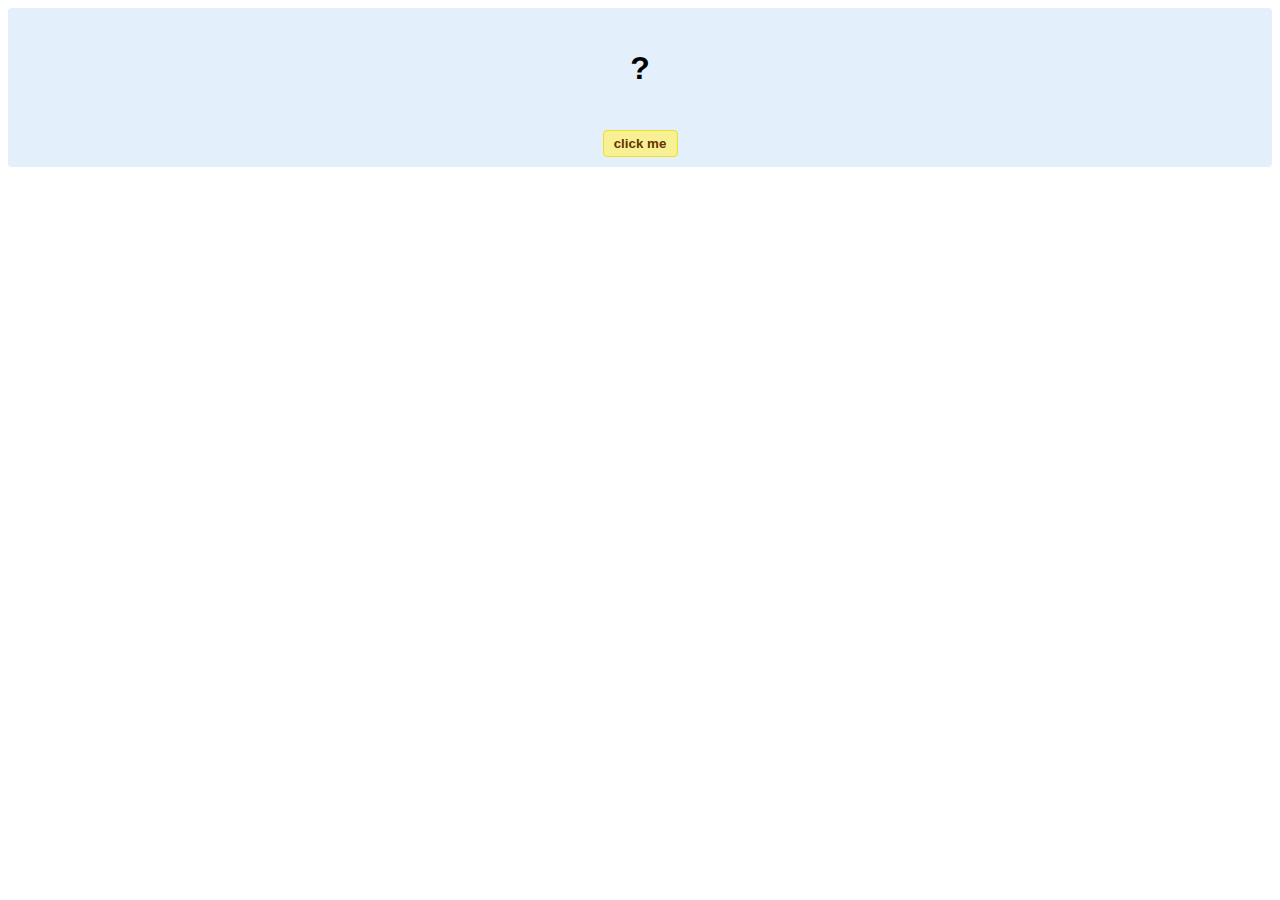
<file: hello-world.html>
<!DOCTYPE html>
<!-- HTML5 Hello world by kirupa - http://www.kirupa.com/html5/getting_your_feet_wet_html5_pg1.htm -->
<html lang="en-us">

<head>
<meta charset="utf-8">
<title>Hello...</title>
<style type="text/css">
#mainContent {
	font-family: Arial, Helvetica, sans-serif;
	font-size: xx-large;
	font-weight: bold;
	background-color: #E3F0FB;
	border-radius: 4px;
	padding: 10px;
	text-align: center;
}
.buttonStyle {
	border-radius: 4px;
	border: thin solid #F0E020;
	padding: 5px;
	background-color: #F8F094;
	font-family: "Segoe UI", Tahoma, Geneva, Verdana, sans-serif;
	font-weight: bold;
	color: #663300;
	width: 75px;
}

.buttonStyle:hover {
	border: thin solid #FFCC00;
	background-color: #FCF9D6;
	color: #996633;
	cursor: pointer;
}
.buttonStyle:active {
	border: thin solid #99CC00;
	background-color: #F5FFD2;
	color: #669900;
	cursor: pointer;
}

</style>
</head>

<body>
<div id="mainContent">
<p id="helloText">?</p>
<button id="clickButton" class="buttonStyle">click me</button>
</div>
<script> 
var myButton = document.getElementById("clickButton");
var myText = document.getElementById("helloText");

myButton.addEventListener('click', doSomething, false)

function doSomething() {
	myText.textContent = "hello, world!";
}
</script>

</body>
</html>
</file>
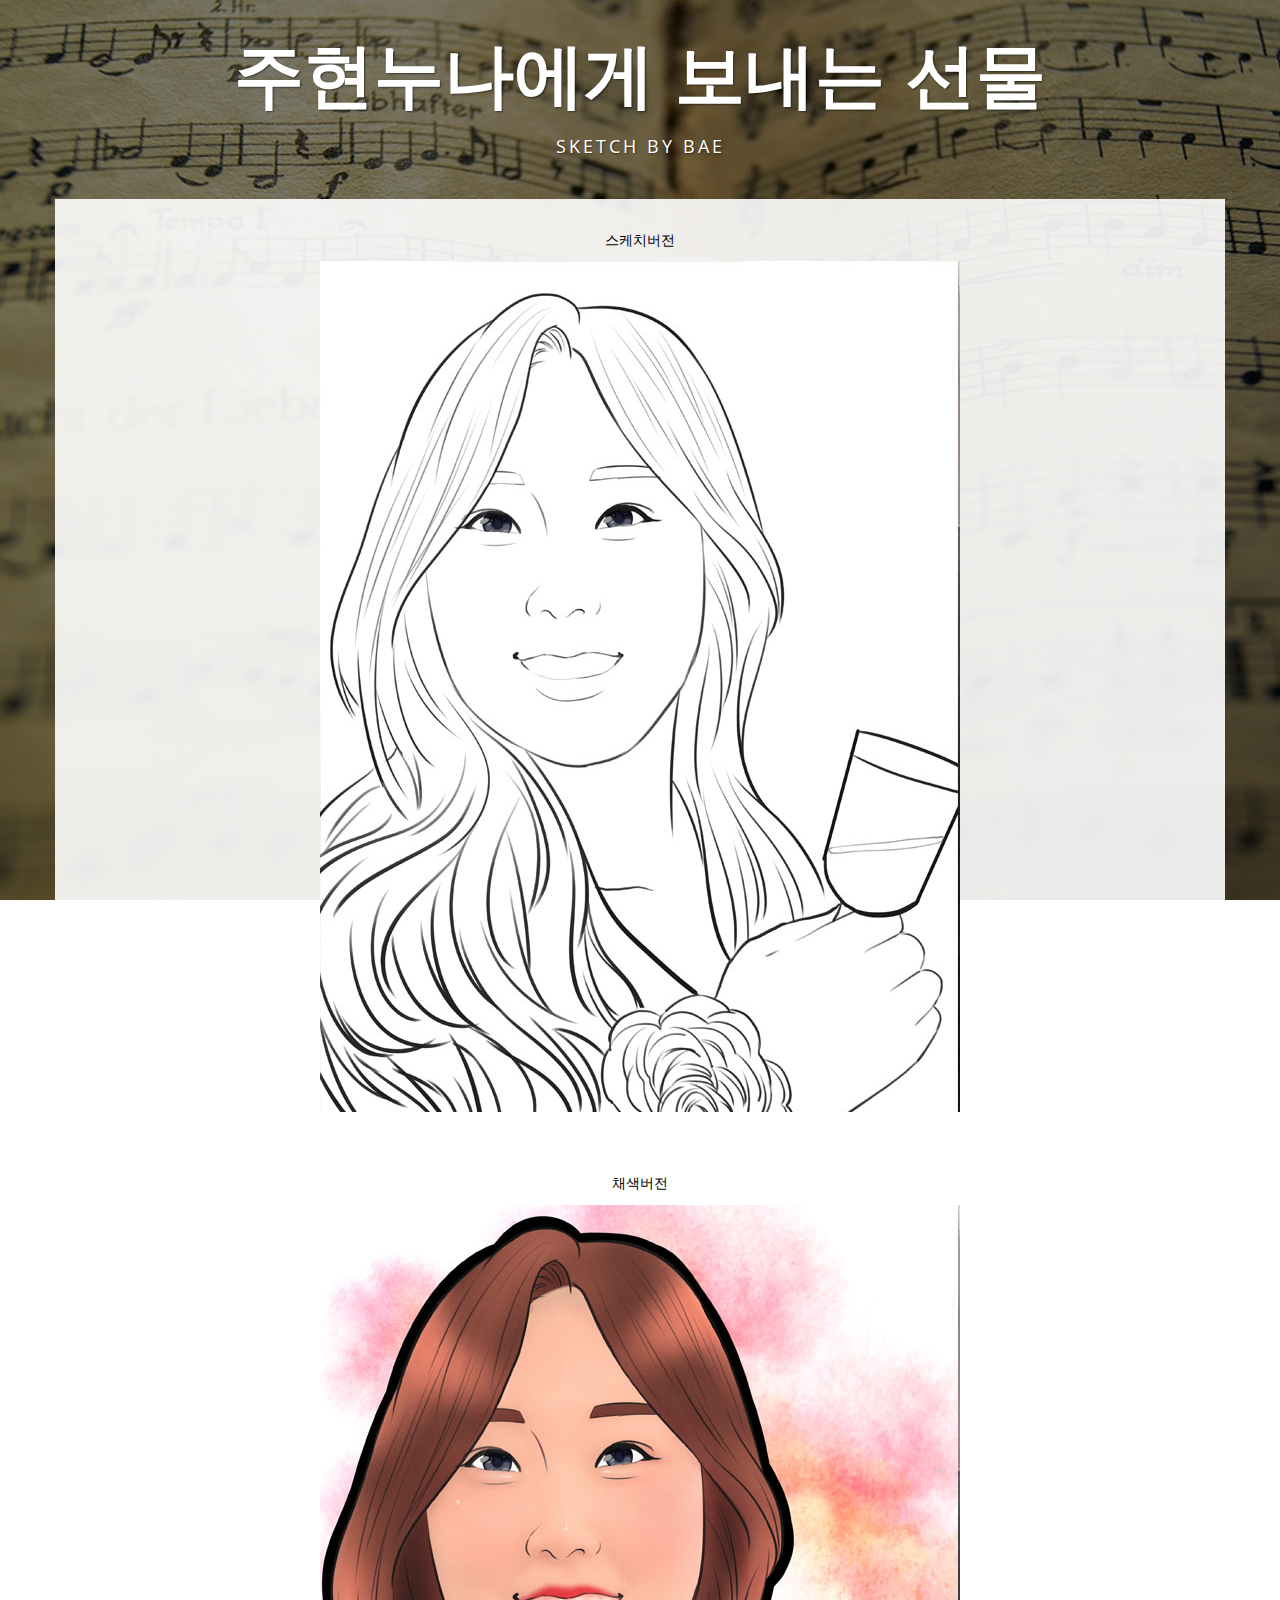
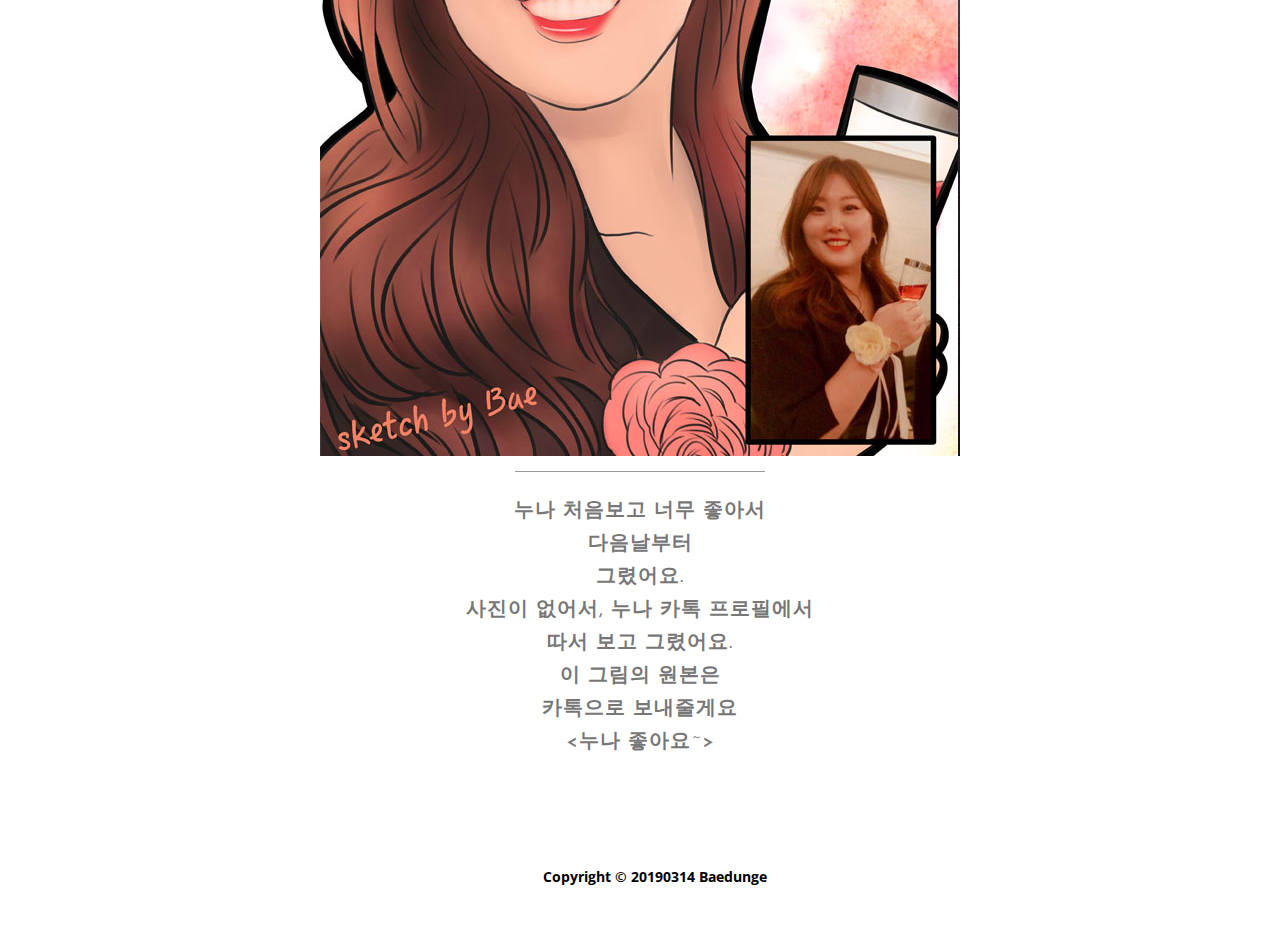
<file: main.html>
<!DOCTYPE html>
<html lang="ko">

<head>

    <meta charset="utf-8">
    <meta http-equiv="X-UA-Compatible" content="IE=edge">
    <meta name="viewport" content="width=device-width, initial-scale=1">
    <meta name="description" content="">
    <meta name="author" content="">

    <title>l.,o..v.e</title>

    <!-- Bootstrap Core CSS -->
    <link href="css/bootstrap.min.css" rel="stylesheet">

    <!-- Custom CSS -->
    <link href="css/edit.css" rel="stylesheet">

    <!-- Fonts -->
    <link href="https://fonts.googleapis.com/css?family=Open+Sans:300italic,400italic,600italic,700italic,800italic,400,300,600,700,800" rel="stylesheet" type="text/css">
    <link href="https://fonts.googleapis.com/css?family=Josefin+Slab:100,300,400,600,700,100italic,300italic,400italic,600italic,700italic" rel="stylesheet" type="text/css">

    <!-- HTML5 Shim and Respond.js IE8 support of HTML5 elements and media queries -->
    <!-- WARNING: Respond.js doesn't work if you view the page via file:// -->
    <!--[if lt IE 9]>
        <script src="https://oss.maxcdn.com/libs/html5shiv/3.7.0/html5shiv.js"></script>
        <script src="https://oss.maxcdn.com/libs/respond.js/1.4.2/respond.min.js"></script>
    <![endif]-->

</head>

<body>

    <div class="brand">주현누나에게 보내는 선물</div>
    <div class="address-bar">SKETCH BY BAE</div>

   

    <div class="container">

        <div class="row">
            <div class="box">
                <div class="col-lg-12 text-center">
                    <div id="carousel-example-generic" class="carousel slide">
                        <!-- Indicators -->
                    </div>
                    <p>스케치버전</p>
                    <img src="/img/img1.jpg" style="max-width: 100%; height: auto;">
                    <br><br><br><br>
                    <p>채색버전</p>
                    <img src="/img/img2.jpg" style="max-width: 100%; height: auto;">
                    
                    <hr class="tagline-divider">
                    
                    <h2>
                      <small>
                        <strong>누나 처음보고 너무 좋아서 <br> 다음날부터
                        <br> 그렸어요. <br>
                        사진이 없어서, 누나 카톡 프로필에서 <br>따서 보고 그렸어요.<br>
                        이 그림의 원본은 <br>카톡으로 보내줄게요<br>
                        <누나 좋아요~>
                        </strong>
                      </small>
                    </h2>
                </div>
            </div>
        </div>

       
    <footer>
        <div class="container">
            <div class="row">
                <div class="col-lg-12 text-center">
                    <strong><p>Copyright &copy; 20190314 Baedunge</p></strong>
                </div>
            </div>
        </div>
    </footer>

    <!-- jQuery -->
    <script src="js/jquery.js"></script>

    <!-- Bootstrap Core JavaScript -->
    <script src="js/bootstrap.min.js"></script>

    <!-- Script to Activate the Carousel -->
    <script>
    $('.carousel').carousel({
        interval: 5000 //changes the speed
    })
    </script>

</body>

</html>
</file>
<file: css/edit.css>
body {
    font-family: "Open Sans","Helvetica Neue",Helvetica,Arial,sans-serif;
    background: url('../img/bg_1.jpeg') no-repeat center center fixed;
    -webkit-background-size: cover;
    -moz-background-size: cover;
    background-size: cover;
    -o-background-size: cover;
}

h1,
h2,
h3,
h4,
h5,
h6 {
    text-transform: uppercase;
    font-family: "Josefin Slab","Helvetica Neue",Helvetica,Arial,sans-serif;
    font-weight: 700;
    letter-spacing: 1px;
}
p {
    font-size: 14px;
    line-height: 1.6;
    color: #000;
}
li p{
  padding-top: 0px;
  font-size: 15px;
  font-weight: bold;
}
hr {
    max-width: 400px;
    border-color: #999999;
}

.brand,
.address-bar {
    display: none;
}

.navbar-brand {
    text-transform: uppercase;
    font-weight: 900;
    letter-spacing: 2px;
}

.navbar-nav {
    text-transform: uppercase;
    font-weight: 400;
    letter-spacing: 3px;
}

.img-full {
    min-width: 100%;
}

.brand-before,
.brand-name {
    text-transform: capitalize;
}

.brand-before {
    margin: 15px 0;
}

.brand-name {
    margin: 0;
    font-size: 4em;
}

.tagline-divider {
    margin: 15px auto 3px;
    max-width: 250px;
    border-color: #999999;
}
.pnt {
  cursor: pointer;
}
.box {
    margin-bottom: 20px;
    padding: 30px 15px;
    background: #fff;
    background: rgba(255,255,255,0.9);
}

.intro-text {
    text-transform: uppercase;
    font-size: 1.25em;
    font-weight: 400;
    letter-spacing: 1px;
}

.img-border {
    float: none;
    margin: 0 auto 0;
    border: #999999 solid 0px;
}
.img-radius {
  border-radius: 50px;
}
.img-left {
    float: none;
    margin: 0 auto 0;
}
.img-contact {
    max-width: 70%;
    height: auto;
}
.ico-size {
  max-width: 100%;
  height: auto;
}
.strong-red {
  color: RED;
}
.text-in {
  text-intent: 10px;
}
footer {
    background: #fff;
    background: rgba(255,255,255,0.9);
}

footer p {
    margin: 0;
    padding: 50px 0;
}
.footer-ul {
  text-align: center;
  float: right;
  position: relative;
  left: -50%;
  list-style: none;
}
.footer-li{
  float: left;
  padding-right: 10px;
  position: relative;
  left: 50%;

}
a {
  font-size: 15px;
  font-weight: bold;
  color: black;
}
a:hover {
  text-decoration: none;
}
@media screen and (min-width: 768px) {
    .brand {
        display: inherit;
        margin: 0;
        padding: 30px 0 10px;
        text-align: center;
        text-shadow: 1px 1px 2px rgba(0,0,0,0.5);
        font-family: "Josefin Slab","Helvetica Neue",Helvetica,Arial,sans-serif;
        font-size: 5em;
        font-weight: 700;
        line-height: normal;
        color: #fff;
    }

    .top-divider {
        margin-top: 0;
    }

    .img-left {
        float: left;
        margin-right: 25px;
    }

    .address-bar {
        display: inherit;
        margin: 0;
        padding: 0 0 40px;
        text-align: center;
        text-shadow: 1px 1px 2px rgba(0,0,0,0.5);
        text-transform: uppercase;
        font-size: 1.25em;
        font-weight: 400;
        letter-spacing: 3px;
        color: #fff;
    }

    .navbar {
        border-radius: 0;
    }

    .navbar-header {
        display: none;
    }

    .navbar {
        min-height: 0;
    }

    .navbar-default {
        border: none;
        background: #fff;
        background: rgba(255,255,255,0.9);
    }

    .nav>li>a {
        padding: 35px;
    }

    .navbar-nav>li>a {
        line-height: normal;
    }

    .navbar-nav {
        display: table;
        float: none;
        margin: 0 auto;
        table-layout: fixed;
        font-size: 1.25em;
    }


}
.footer-a {
    font-size: 9px;
}
.image-size {
  width: 20%;
  height: auto;
}
@media screen and (min-width:1200px) {
    .box:after {
        content: '';
        display: table;
        clear: both;
    }
}
.typed-cursor{
    opacity: 1;
    font-size: 30px;
    font-weight: 500;
    -webkit-animation: blink 0.7s infinite;
    -moz-animation: blink 0.7s infinite;
    -ms-animation: blink 0.7s infinite;
    -o-animation: blink 0.7s infinite;
    animation: blink 0.7s infinite;
}
@keyframes blink{
    0% { opacity:1; }
    50% { opacity:0; }
    100% { opacity:1; }
}
@-webkit-keyframes blink{
    0% { opacity:1; }
    50% { opacity:0; }
    100% { opacity:1; }
}
@-moz-keyframes blink{
    0% { opacity:1; }
    50% { opacity:0; }
    100% { opacity:1; }
}
@-ms-keyframes blink {
    0% {
      opacity: 1; }

    50% {
      opacity: 0; }

    100% {
      opacity: 1;
    }
  }
@-o-keyframes blink {
    0% {
      opacity: 1;
    }

    50% {
      opacity: 0;
    }

    100% {
      opacity: 1;
      }
  }
</file>
